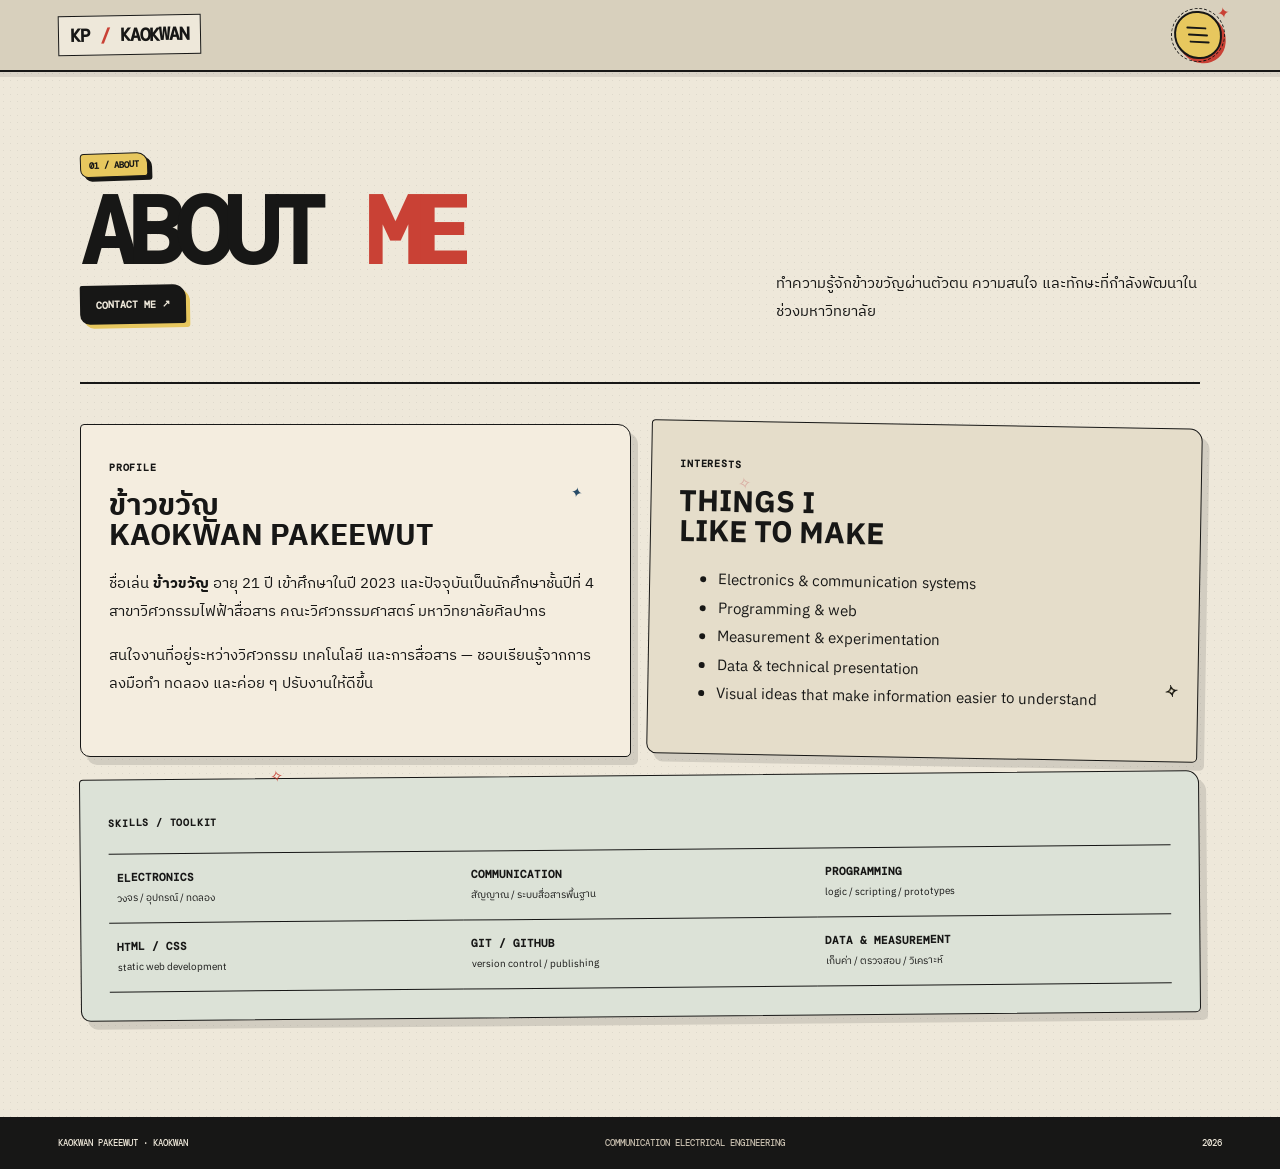
<file: about.html>
<!doctype html><html lang="th"><head><meta charset="utf-8"><meta name="viewport" content="width=device-width,initial-scale=1"><title>About · KAOKWAN PAKEEWUT</title><link rel="stylesheet" href="style.css"><link rel="stylesheet" href="art.css"></head><body><header class="site-header"><a class="brand" href="index.html">KP <i>/</i> KAOKWAN</a><button class="menu" aria-label="Open menu" aria-expanded="false"><span></span><span></span><span></span></button><nav class="nav"><a href="index.html">HOME</a><a href="about.html">ABOUT</a><a href="experience.html">EXPERIENCE</a><a href="projects.html">PROJECTS</a><a href="contact.html">CONTACT</a></nav></header><main><section class="container inner"><div class="intro"><div><span class="note">01 / ABOUT</span><h1>ABOUT <em>ME</em></h1><a class="btn" href="contact.html">CONTACT ME ↗</a></div><p>ทำความรู้จักข้าวขวัญผ่านตัวตน ความสนใจ และทักษะที่กำลังพัฒนาในช่วงมหาวิทยาลัย</p></div><div class="about-grid"><article class="card paper"><span class="kicker">PROFILE</span><h2>ข้าวขวัญ<br>KAOKWAN PAKEEWUT</h2><p>ชื่อเล่น <b>ข้าวขวัญ</b> อายุ 21 ปี เข้าศึกษาในปี 2023 และปัจจุบันเป็นนักศึกษาชั้นปีที่ 4 สาขาวิศวกรรมไฟฟ้าสื่อสาร คณะวิศวกรรมศาสตร์ มหาวิทยาลัยศิลปากร</p><p>สนใจงานที่อยู่ระหว่างวิศวกรรม เทคโนโลยี และการสื่อสาร — ชอบเรียนรู้จากการลงมือทำ ทดลอง และค่อย ๆ ปรับงานให้ดีขึ้น</p></article><article class="card paper"><span class="kicker">INTERESTS</span><h2>THINGS I<br>LIKE TO MAKE</h2><ul><li>Electronics & communication systems</li><li>Programming & web</li><li>Measurement & experimentation</li><li>Data & technical presentation</li><li>Visual ideas that make information easier to understand</li></ul></article><article class="card wide paper"><span class="kicker">SKILLS / TOOLKIT</span><div class="skill-grid"><div class="skill">ELECTRONICS<small>วงจร / อุปกรณ์ / ทดลอง</small></div><div class="skill">COMMUNICATION<small>สัญญาณ / ระบบสื่อสารพื้นฐาน</small></div><div class="skill">PROGRAMMING<small>logic / scripting / prototypes</small></div><div class="skill">HTML / CSS<small>static web development</small></div><div class="skill">GIT / GITHUB<small>version control / publishing</small></div><div class="skill">DATA & MEASUREMENT<small>เก็บค่า / ตรวจสอบ / วิเคราะห์</small></div></div></article></div></section></main><footer><span>KAOKWAN PAKEEWUT · KAOKWAN</span><span>COMMUNICATION ELECTRICAL ENGINEERING</span><span>2026</span></footer><script src="script.js"></script></body></html>
</file>
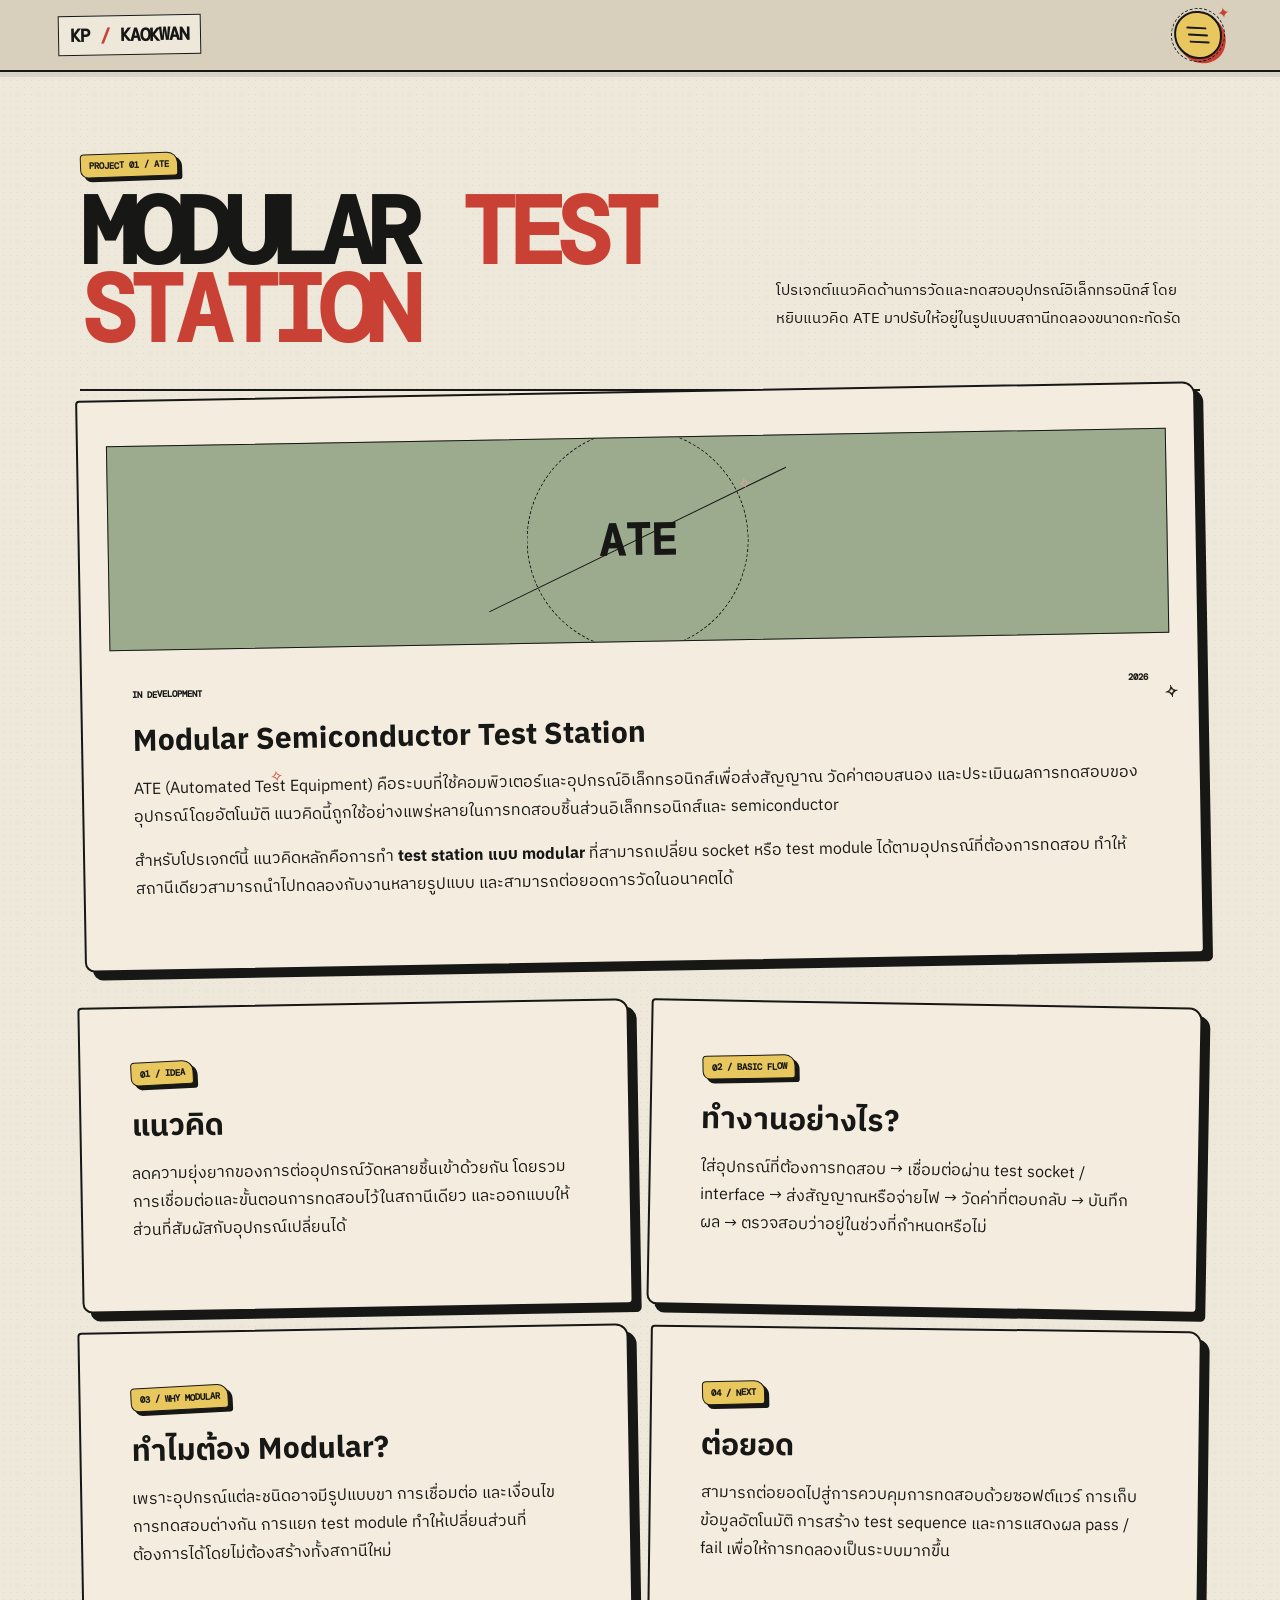
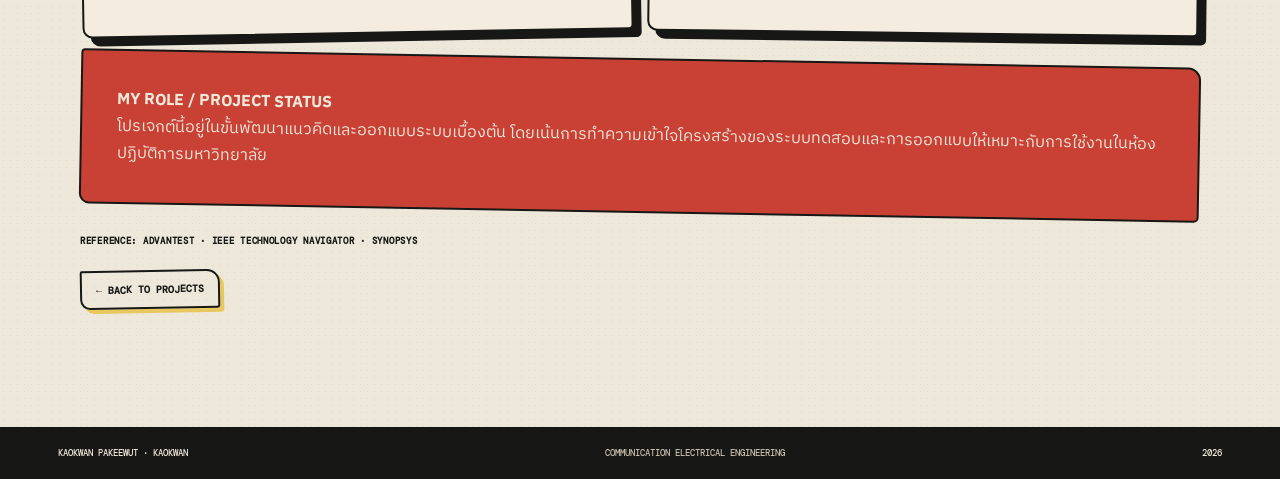
<file: ate.html>
<!doctype html><html lang="th"><head><meta charset="utf-8"><meta name="viewport" content="width=device-width,initial-scale=1"><title>ATE Project · KAOKWAN PAKEEWUT</title><link rel="stylesheet" href="style.css"><link rel="stylesheet" href="art.css"></head><body><header class="site-header"><a class="brand" href="index.html">KP <i>/</i> KAOKWAN</a><button class="menu" aria-label="Open menu" aria-expanded="false"><span></span><span></span><span></span></button><nav class="nav"><a href="index.html">HOME</a><a href="about.html">ABOUT</a><a href="experience.html">EXPERIENCE</a><a href="projects.html">PROJECTS</a><a href="contact.html">CONTACT</a></nav></header><main><section class="container inner"><div class="intro"><div><span class="note">PROJECT 01 / ATE</span><h1>MODULAR <em>TEST STATION</em></h1></div><p>โปรเจกต์แนวคิดด้านการวัดและทดสอบอุปกรณ์อิเล็กทรอนิกส์ โดยหยิบแนวคิด ATE มาปรับให้อยู่ในรูปแบบสถานีทดลองขนาดกะทัดรัด</p></div><div class="paper-card" style="margin-bottom:24px"><div class="project-art ate" style="min-height:170px"><span>ATE</span></div><div style="padding:22px"><div class="project-top"><span>IN DEVELOPMENT</span><span>2026</span></div><h2>Modular Semiconductor Test Station</h2><p>ATE (Automated Test Equipment) คือระบบที่ใช้คอมพิวเตอร์และอุปกรณ์อิเล็กทรอนิกส์เพื่อส่งสัญญาณ วัดค่าตอบสนอง และประเมินผลการทดสอบของอุปกรณ์โดยอัตโนมัติ แนวคิดนี้ถูกใช้อย่างแพร่หลายในการทดสอบชิ้นส่วนอิเล็กทรอนิกส์และ semiconductor</p><p>สำหรับโปรเจกต์นี้ แนวคิดหลักคือการทำ <strong>test station แบบ modular</strong> ที่สามารถเปลี่ยน socket หรือ test module ได้ตามอุปกรณ์ที่ต้องการทดสอบ ทำให้สถานีเดียวสามารถนำไปทดลองกับงานหลายรูปแบบ และสามารถต่อยอดการวัดในอนาคตได้</p></div></div><div class="project-grid"><article class="paper-card"><div style="padding:22px"><span class="note">01 / IDEA</span><h2>แนวคิด</h2><p>ลดความยุ่งยากของการต่ออุปกรณ์วัดหลายชิ้นเข้าด้วยกัน โดยรวมการเชื่อมต่อและขั้นตอนการทดสอบไว้ในสถานีเดียว และออกแบบให้ส่วนที่สัมผัสกับอุปกรณ์เปลี่ยนได้</p></div></article><article class="paper-card"><div style="padding:22px"><span class="note">02 / BASIC FLOW</span><h2>ทำงานอย่างไร?</h2><p>ใส่อุปกรณ์ที่ต้องการทดสอบ → เชื่อมต่อผ่าน test socket / interface → ส่งสัญญาณหรือจ่ายไฟ → วัดค่าที่ตอบกลับ → บันทึกผล → ตรวจสอบว่าอยู่ในช่วงที่กำหนดหรือไม่</p></div></article><article class="paper-card"><div style="padding:22px"><span class="note">03 / WHY MODULAR</span><h2>ทำไมต้อง Modular?</h2><p>เพราะอุปกรณ์แต่ละชนิดอาจมีรูปแบบขา การเชื่อมต่อ และเงื่อนไขการทดสอบต่างกัน การแยก test module ทำให้เปลี่ยนส่วนที่ต้องการได้โดยไม่ต้องสร้างทั้งสถานีใหม่</p></div></article><article class="paper-card"><div style="padding:22px"><span class="note">04 / NEXT</span><h2>ต่อยอด</h2><p>สามารถต่อยอดไปสู่การควบคุมการทดสอบด้วยซอฟต์แวร์ การเก็บข้อมูลอัตโนมัติ การสร้าง test sequence และการแสดงผล pass / fail เพื่อให้การทดลองเป็นระบบมากขึ้น</p></div></article></div><div class="contact-note" style="margin-top:24px"><strong>MY ROLE / PROJECT STATUS</strong><br>โปรเจกต์นี้อยู่ในขั้นพัฒนาแนวคิดและออกแบบระบบเบื้องต้น โดยเน้นการทำความเข้าใจโครงสร้างของระบบทดสอบและการออกแบบให้เหมาะกับการใช้งานในห้องปฏิบัติการมหาวิทยาลัย</div><p style="font:700 9px var(--mono);letter-spacing:.08em;margin-top:22px">REFERENCE: ADVANTEST · IEEE TECHNOLOGY NAVIGATOR · SYNOPSYS</p><a class="btn alt" href="projects.html">← BACK TO PROJECTS</a></section></main><footer><span>KAOKWAN PAKEEWUT · KAOKWAN</span><span>COMMUNICATION ELECTRICAL ENGINEERING</span><span>2026</span></footer><script src="script.js"></script></body></html>
</file>
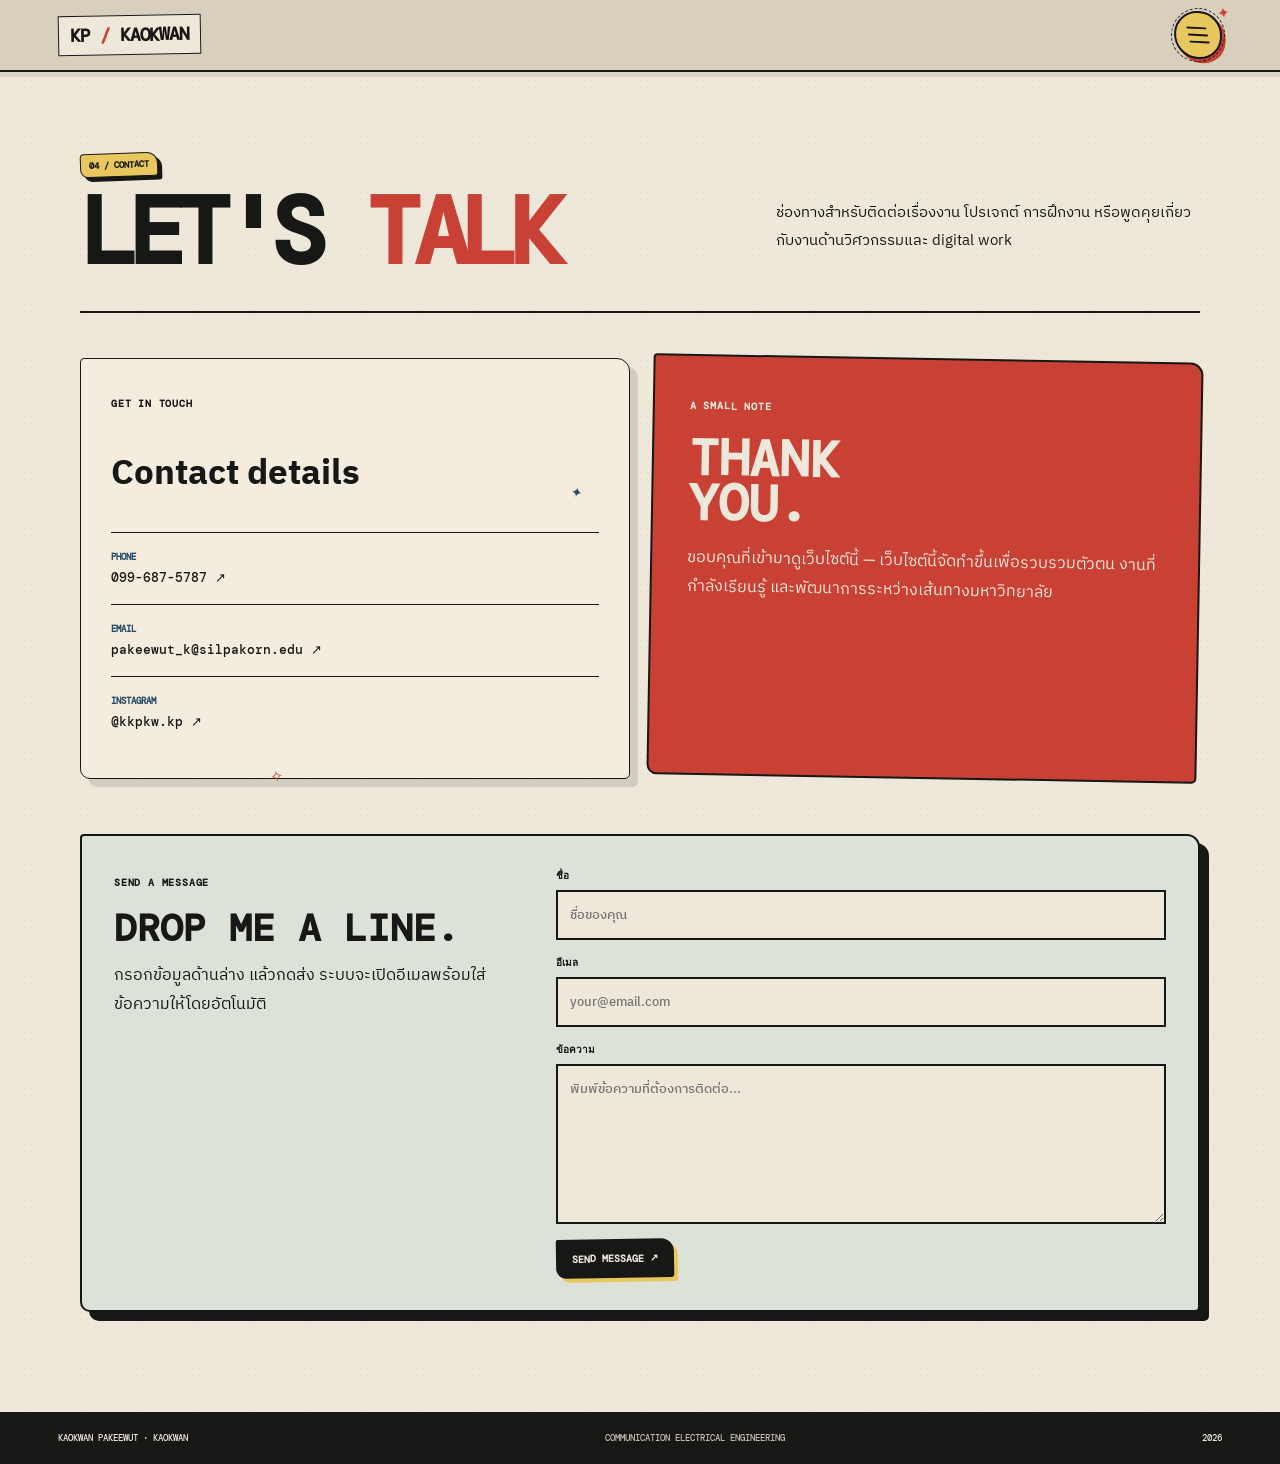
<file: contact.html>
<!doctype html><html lang="th"><head><meta charset="utf-8"><meta name="viewport" content="width=device-width,initial-scale=1"><title>Contact · KAOKWAN PAKEEWUT</title><link rel="stylesheet" href="style.css"><link rel="stylesheet" href="art.css"></head><body><header class="site-header"><a class="brand" href="index.html">KP <i>/</i> KAOKWAN</a><button class="menu" aria-label="Open menu" aria-expanded="false"><span></span><span></span><span></span></button><nav class="nav"><a href="index.html">HOME</a><a href="about.html">ABOUT</a><a href="experience.html">EXPERIENCE</a><a href="projects.html">PROJECTS</a><a href="contact.html">CONTACT</a></nav></header><main><section class="container inner"><div class="intro"><div><span class="note">04 / CONTACT</span><h1>LET'S <em>TALK</em></h1></div><p>ช่องทางสำหรับติดต่อเรื่องงาน โปรเจกต์ การฝึกงาน หรือพูดคุยเกี่ยวกับงานด้านวิศวกรรมและ digital work</p></div><div class="contact-grid"><article class="contact-card paper"><span class="kicker">GET IN TOUCH</span><h2>Contact details</h2><a class="contact-link" href="tel:0996875787"><small>PHONE</small>099-687-5787 ↗</a><a class="contact-link" href="mailto:pakeewut_k@silpakorn.edu"><small>EMAIL</small>pakeewut_k@silpakorn.edu ↗</a><a class="contact-link" href="https://www.instagram.com/kkpkw.kp/" target="_blank" rel="noopener"><small>INSTAGRAM</small>@kkpkw.kp ↗</a></article><aside class="contact-note"><span class="kicker">A SMALL NOTE</span><h2>THANK<br>YOU.</h2><p>ขอบคุณที่เข้ามาดูเว็บไซต์นี้ — เว็บไซต์นี้จัดทำขึ้นเพื่อรวบรวมตัวตน งานที่กำลังเรียนรู้ และพัฒนาการระหว่างเส้นทางมหาวิทยาลัย</p></aside></div><section class="message-box"><div><span class="kicker">SEND A MESSAGE</span><h2>DROP ME A LINE.</h2><p>กรอกข้อมูลด้านล่าง แล้วกดส่ง ระบบจะเปิดอีเมลพร้อมใส่ข้อความให้โดยอัตโนมัติ</p></div><form id="contactForm"><label>ชื่อ<input name="name" type="text" placeholder="ชื่อของคุณ" required></label><label>อีเมล<input name="email" type="email" placeholder="your@email.com" required></label><label>ข้อความ<textarea name="message" rows="6" placeholder="พิมพ์ข้อความที่ต้องการติดต่อ..." required></textarea></label><button class="btn" type="submit">SEND MESSAGE ↗</button></form></section></section></main><footer><span>KAOKWAN PAKEEWUT · KAOKWAN</span><span>COMMUNICATION ELECTRICAL ENGINEERING</span><span>2026</span></footer><script src="script.js"></script></body></html>
</file>
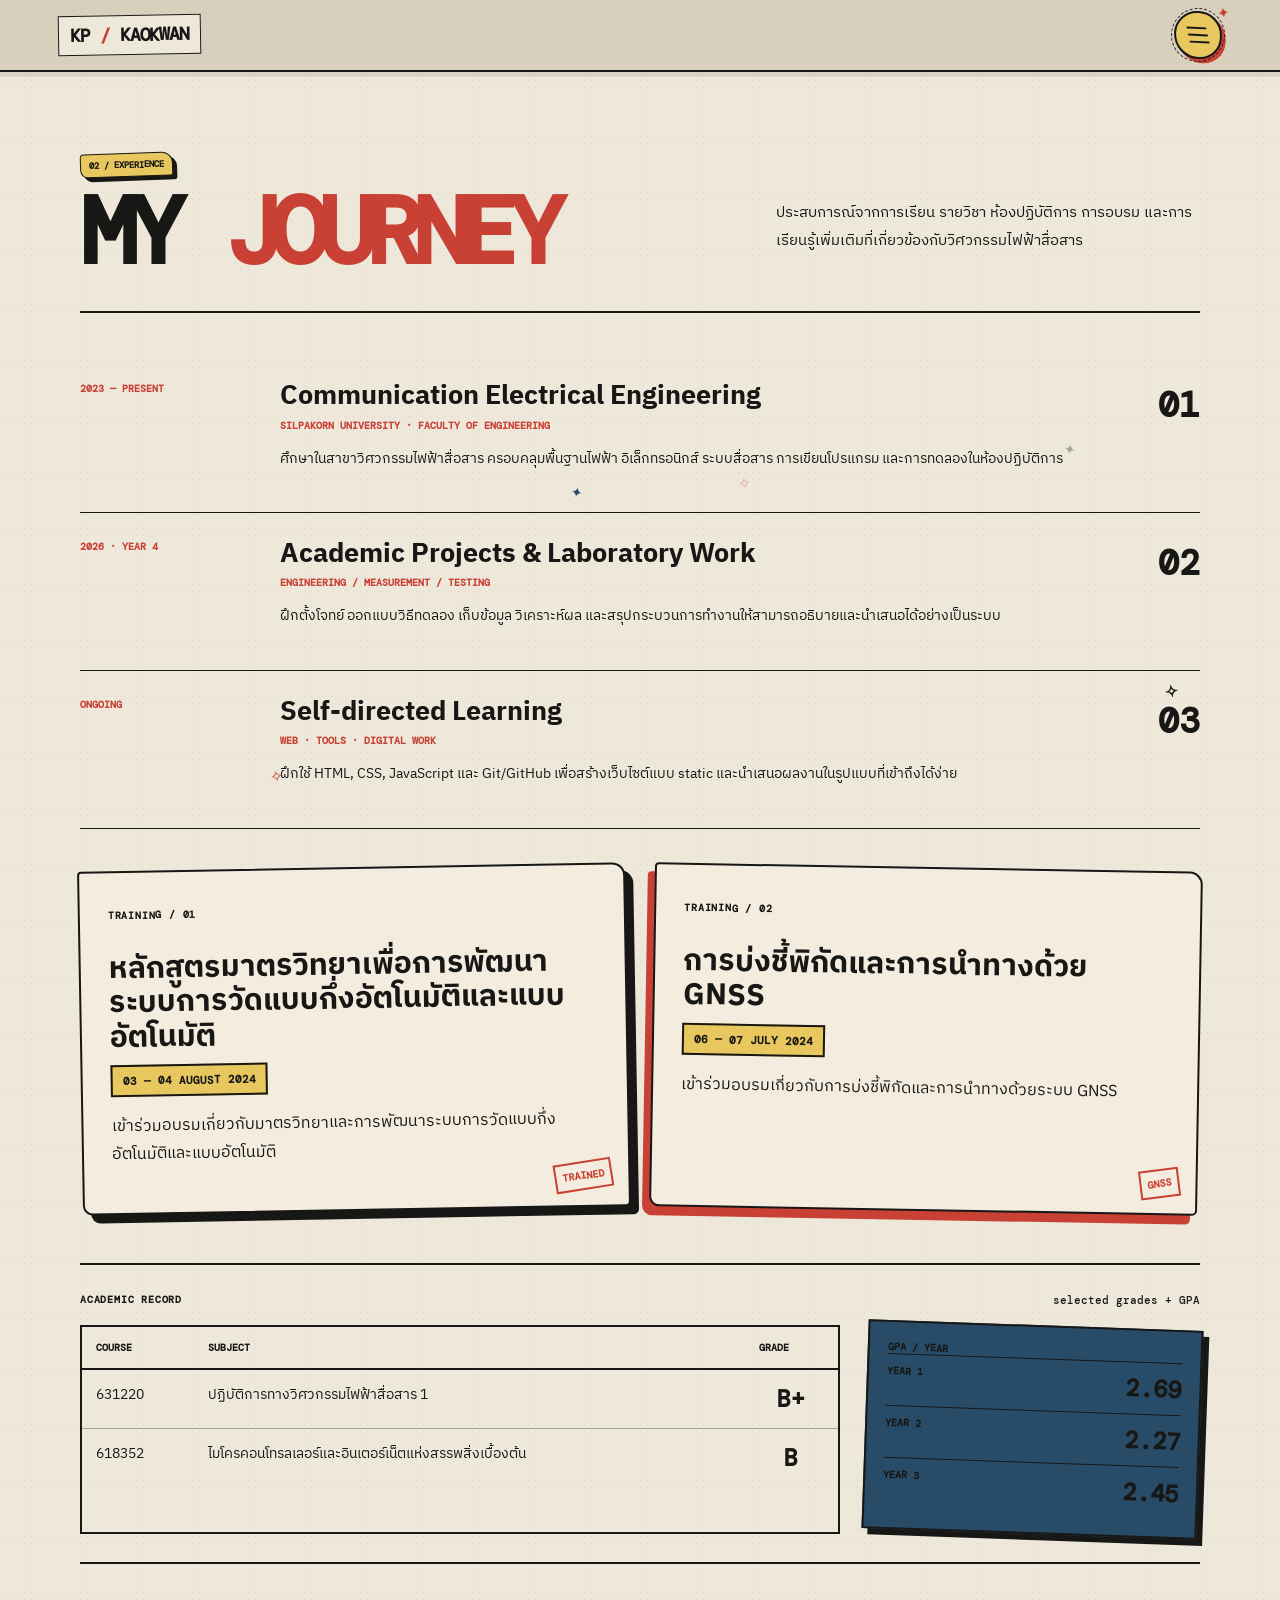
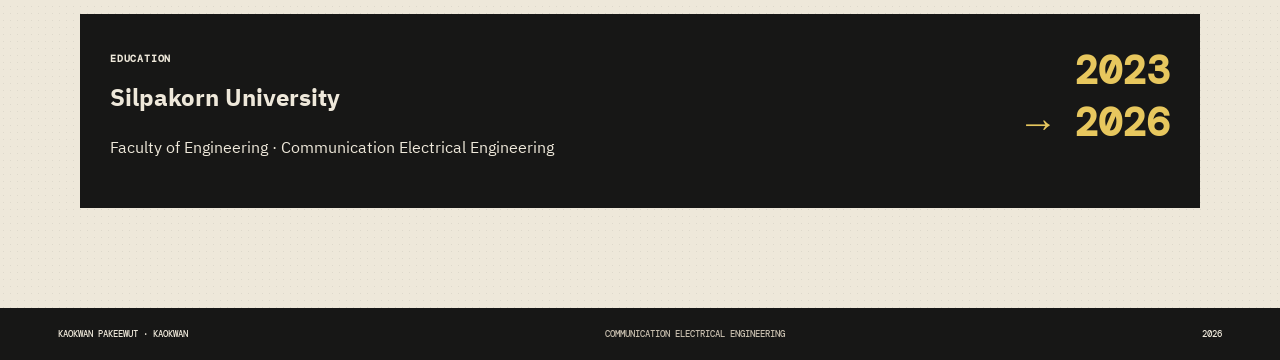
<file: experience.html>
<!doctype html><html lang="th"><head><meta charset="utf-8"><meta name="viewport" content="width=device-width,initial-scale=1"><title>Experience · KAOKWAN PAKEEWUT</title><link rel="stylesheet" href="style.css"><link rel="stylesheet" href="art.css"></head><body><header class="site-header"><a class="brand" href="index.html">KP <i>/</i> KAOKWAN</a><button class="menu" aria-label="Open menu" aria-expanded="false"><span></span><span></span><span></span></button><nav class="nav"><a href="index.html">HOME</a><a href="about.html">ABOUT</a><a href="experience.html">EXPERIENCE</a><a href="projects.html">PROJECTS</a><a href="contact.html">CONTACT</a></nav></header><main><section class="container inner"><div class="intro"><div><span class="note">02 / EXPERIENCE</span><h1>MY <em>JOURNEY</em></h1></div><p>ประสบการณ์จากการเรียน รายวิชา ห้องปฏิบัติการ การอบรม และการเรียนรู้เพิ่มเติมที่เกี่ยวข้องกับวิศวกรรมไฟฟ้าสื่อสาร</p></div><div class="timeline"><div class="timeline-row"><div class="year">2023 — PRESENT</div><div><h2>Communication Electrical Engineering</h2><div class="sub">SILPAKORN UNIVERSITY · FACULTY OF ENGINEERING</div><p>ศึกษาในสาขาวิศวกรรมไฟฟ้าสื่อสาร ครอบคลุมพื้นฐานไฟฟ้า อิเล็กทรอนิกส์ ระบบสื่อสาร การเขียนโปรแกรม และการทดลองในห้องปฏิบัติการ</p></div><div class="marker">01</div></div><div class="timeline-row"><div class="year">2026 · YEAR 4</div><div><h2>Academic Projects & Laboratory Work</h2><div class="sub">ENGINEERING / MEASUREMENT / TESTING</div><p>ฝึกตั้งโจทย์ ออกแบบวิธีทดลอง เก็บข้อมูล วิเคราะห์ผล และสรุปกระบวนการทำงานให้สามารถอธิบายและนำเสนอได้อย่างเป็นระบบ</p></div><div class="marker">02</div></div><div class="timeline-row"><div class="year">ONGOING</div><div><h2>Self-directed Learning</h2><div class="sub">WEB · TOOLS · DIGITAL WORK</div><p>ฝึกใช้ HTML, CSS, JavaScript และ Git/GitHub เพื่อสร้างเว็บไซต์แบบ static และนำเสนอผลงานในรูปแบบที่เข้าถึงได้ง่าย</p></div><div class="marker">03</div></div></div><section class="experience-grid"><div class="paper-card"><span class="kicker">TRAINING / 01</span><h2>หลักสูตรมาตรวิทยาเพื่อการพัฒนาระบบการวัดแบบกึ่งอัตโนมัติและแบบอัตโนมัติ</h2><div class="date-line">03 — 04 AUGUST 2024</div><p>เข้าร่วมอบรมเกี่ยวกับมาตรวิทยาและการพัฒนาระบบการวัดแบบกึ่งอัตโนมัติและแบบอัตโนมัติ</p><div class="stamp-small">TRAINED</div></div><div class="paper-card alt-card"><span class="kicker">TRAINING / 02</span><h2>การบ่งชี้พิกัดและการนำทางด้วย GNSS</h2><div class="date-line">06 — 07 JULY 2024</div><p>เข้าร่วมอบรมเกี่ยวกับการบ่งชี้พิกัดและการนำทางด้วยระบบ GNSS</p><div class="stamp-small">GNSS</div></div></section><section class="grades-section"><div class="section-label"><span class="kicker">ACADEMIC RECORD</span><span>selected grades + GPA</span></div><div class="grades-layout"><div class="grades-table"><div class="grade-head"><span>COURSE</span><span>SUBJECT</span><span>GRADE</span></div><div class="grade-row"><span>631220</span><span>ปฏิบัติการทางวิศวกรรมไฟฟ้าสื่อสาร 1</span><strong>B+</strong></div><div class="grade-row"><span>618352</span><span>ไมโครคอนโทรลเลอร์และอินเตอร์เน็ตแห่งสรรพสิ่งเบื้องต้น</span><strong>B</strong></div></div><div class="gpa-note"><div class="gpa-title">GPA / YEAR</div><div class="gpa-item"><span>YEAR 1</span><strong>2.69</strong></div><div class="gpa-item"><span>YEAR 2</span><strong>2.27</strong></div><div class="gpa-item"><span>YEAR 3</span><strong>2.45</strong></div></div></div></section><div class="edu"><div><span class="kicker">EDUCATION</span><h2>Silpakorn University</h2><p>Faculty of Engineering · Communication Electrical Engineering</p></div><div class="years">2023<br>→ 2026</div></div></section></main><footer><span>KAOKWAN PAKEEWUT · KAOKWAN</span><span>COMMUNICATION ELECTRICAL ENGINEERING</span><span>2026</span></footer><script src="script.js"></script></body></html>
</file>
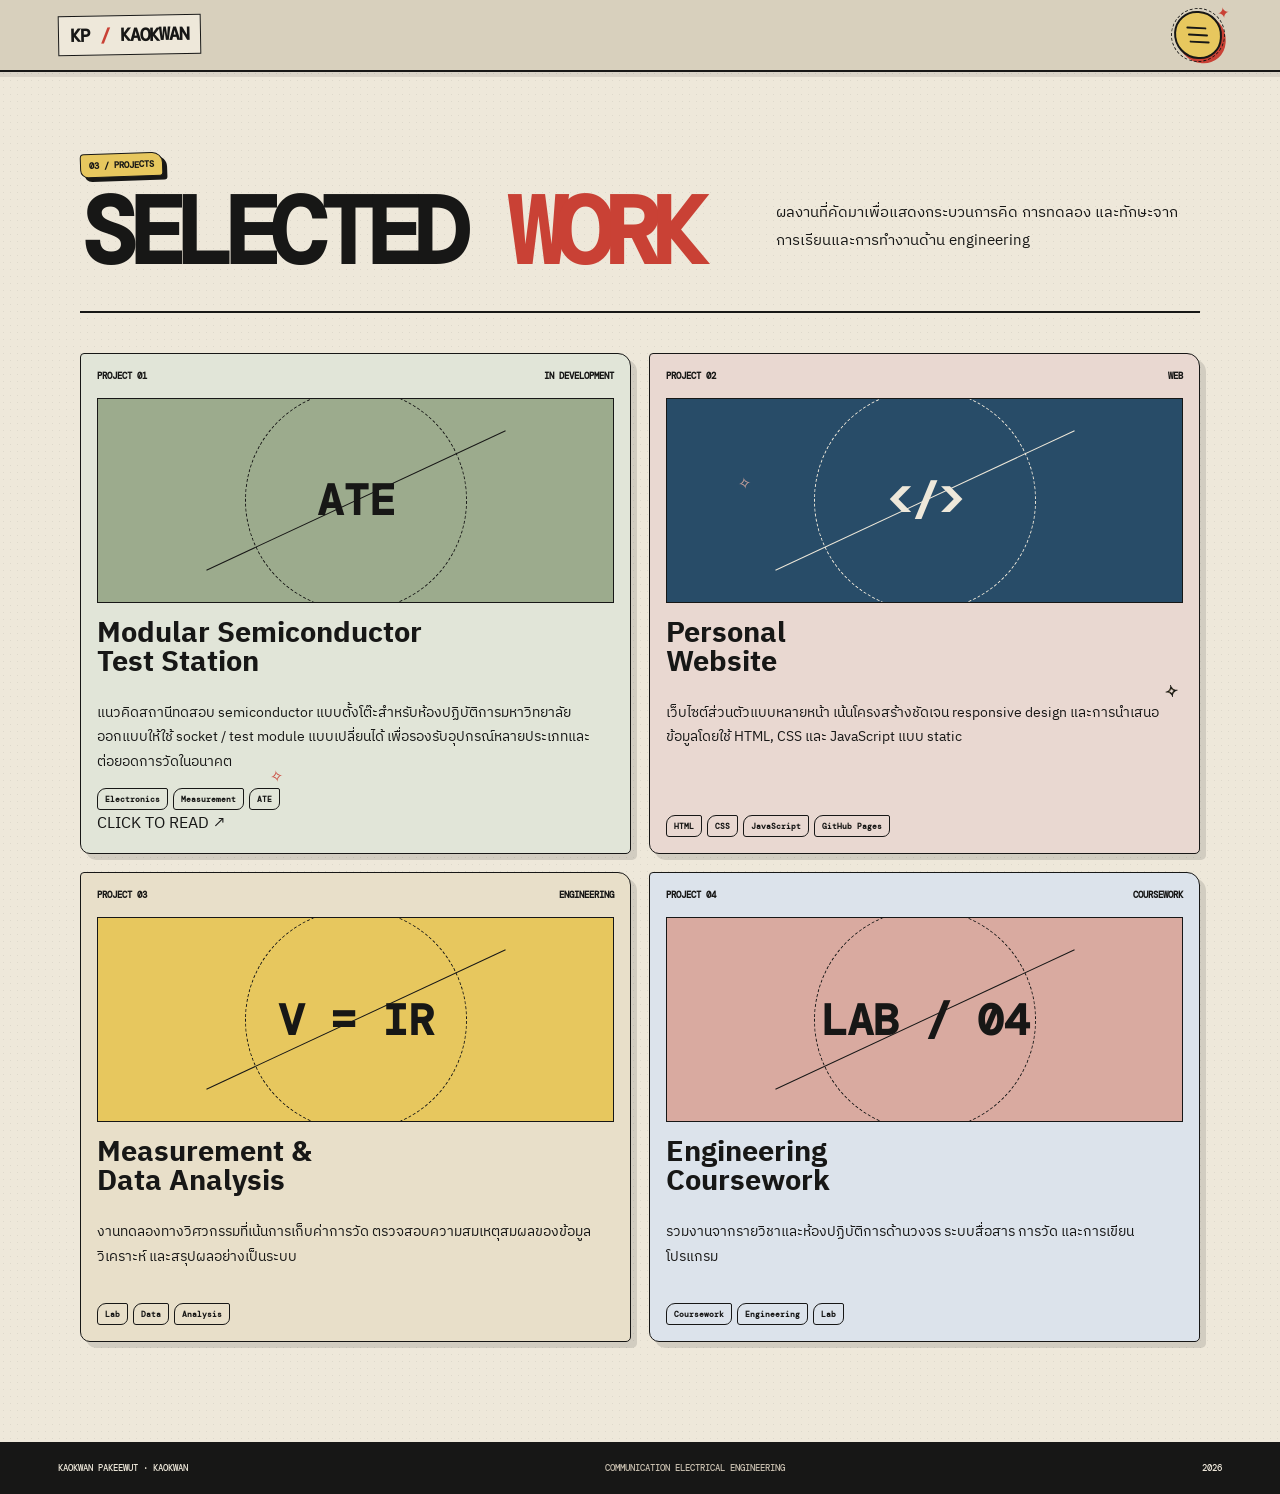
<file: projects.html>
<!doctype html><html lang="th"><head><meta charset="utf-8"><meta name="viewport" content="width=device-width,initial-scale=1"><title>Projects · KAOKWAN PAKEEWUT</title><link rel="stylesheet" href="style.css"><link rel="stylesheet" href="art.css"></head><body><header class="site-header"><a class="brand" href="index.html">KP <i>/</i> KAOKWAN</a><button class="menu" aria-label="Open menu" aria-expanded="false"><span></span><span></span><span></span></button><nav class="nav"><a href="index.html">HOME</a><a href="about.html">ABOUT</a><a href="experience.html">EXPERIENCE</a><a href="projects.html">PROJECTS</a><a href="contact.html">CONTACT</a></nav></header><main><section class="container inner"><div class="intro"><div><span class="note">03 / PROJECTS</span><h1>SELECTED <em>WORK</em></h1></div><p>ผลงานที่คัดมาเพื่อแสดงกระบวนการคิด การทดลอง และทักษะจากการเรียนและการทำงานด้าน engineering</p></div><div class="project-grid"><a class="project" href="ate.html" style="text-decoration:none;color:inherit"><div class="project-top"><span>PROJECT 01</span><span>IN DEVELOPMENT</span></div><div class="project-art ate"><span>ATE</span></div><h2>Modular Semiconductor<br>Test Station</h2><p>แนวคิดสถานีทดสอบ semiconductor แบบตั้งโต๊ะสำหรับห้องปฏิบัติการมหาวิทยาลัย ออกแบบให้ใช้ socket / test module แบบเปลี่ยนได้ เพื่อรองรับอุปกรณ์หลายประเภทและต่อยอดการวัดในอนาคต</p><div class="tags"><span>Electronics</span><span>Measurement</span><span>ATE</span></div><div class="project-more">CLICK TO READ ↗</div></a><article class="project"><div class="project-top"><span>PROJECT 02</span><span>WEB</span></div><div class="project-art web"><span>&lt;/&gt;</span></div><h2>Personal<br>Website</h2><p>เว็บไซต์ส่วนตัวแบบหลายหน้า เน้นโครงสร้างชัดเจน responsive design และการนำเสนอข้อมูลโดยใช้ HTML, CSS และ JavaScript แบบ static</p><div class="tags"><span>HTML</span><span>CSS</span><span>JavaScript</span><span>GitHub Pages</span></div></article><article class="project"><div class="project-top"><span>PROJECT 03</span><span>ENGINEERING</span></div><div class="project-art data"><span>V = IR</span></div><h2>Measurement &<br>Data Analysis</h2><p>งานทดลองทางวิศวกรรมที่เน้นการเก็บค่าการวัด ตรวจสอบความสมเหตุสมผลของข้อมูล วิเคราะห์ และสรุปผลอย่างเป็นระบบ</p><div class="tags"><span>Lab</span><span>Data</span><span>Analysis</span></div></article><article class="project"><div class="project-top"><span>PROJECT 04</span><span>COURSEWORK</span></div><div class="project-art lab"><span>LAB / 04</span></div><h2>Engineering<br>Coursework</h2><p>รวมงานจากรายวิชาและห้องปฏิบัติการด้านวงจร ระบบสื่อสาร การวัด และการเขียนโปรแกรม</p><div class="tags"><span>Coursework</span><span>Engineering</span><span>Lab</span></div></article></div></section></main><footer><span>KAOKWAN PAKEEWUT · KAOKWAN</span><span>COMMUNICATION ELECTRICAL ENGINEERING</span><span>2026</span></footer><script src="script.js"></script></body></html>
</file>
<file: style.css>
@import url('https://fonts.googleapis.com/css2?family=DM+Mono:wght@400;500;700&family=Space+Grotesk:wght@400;600;700&family=IBM+Plex+Sans+Thai:wght@400;500;600;700&display=swap');:root{--paper:#eee8da;--ink:#171716;--red:#c94135;--blue:#284c68;--yellow:#e7c75e;--green:#9cab8d;--pink:#d9aaa0;--mono:'DM Mono',monospace;--sans:'IBM Plex Sans Thai','Space Grotesk',sans-serif}*{box-sizing:border-box}html{scroll-behavior:smooth}body{margin:0;background:var(--paper);color:var(--ink);font-family:var(--sans);background-image:radial-gradient(#17171612 .7px,transparent .7px);background-size:7px 7px}.site-header{min-height:72px;border-bottom:2px solid var(--ink);display:flex;align-items:center;justify-content:space-between;padding:0 4.5vw;position:relative;z-index:10;background:#eee8daf2}.brand{color:var(--ink);text-decoration:none;font:700 18px var(--mono);letter-spacing:-.06em}.brand i{color:var(--red);font-style:normal}.nav{display:none;position:absolute;top:72px;right:4.5vw;background:var(--paper);padding:14px 22px 18px;flex-direction:column;gap:0;border:2px solid var(--ink);box-shadow:7px 7px 0 var(--red);min-width:190px}.nav.open{display:flex}.nav a{color:var(--ink);text-decoration:none;font:700 10px var(--mono);letter-spacing:.08em;position:relative;padding:12px 0;border-bottom:1px solid #17171633}.nav a:last-child{border-bottom:0}.nav a:hover,.nav a.active{color:var(--red)}.nav a.active:after{content:'';position:absolute;left:-8px;right:-8px;bottom:1px;height:2px;background:var(--red)}.menu{display:flex;width:48px;height:48px;background:var(--yellow);border:2px solid var(--ink);border-radius:48% 52% 46% 54%;align-items:center;justify-content:center;flex-direction:column;gap:5px;cursor:pointer;position:relative;box-shadow:4px 4px 0 var(--red);transform:rotate(3deg);transition:.25s}.menu:before{content:'✦';position:absolute;right:-9px;top:-10px;font-size:15px;color:var(--red);transform:rotate(-12deg)}.menu:after{content:'';position:absolute;inset:-5px;border:1px dashed var(--ink);border-radius:50%;pointer-events:none}.menu span{display:block;width:20px;height:2px;background:var(--ink);border-radius:99px;transition:.2s}.menu span:nth-child(1){transform:translateX(-2px)}.menu span:nth-child(3){transform:translateX(2px)}.menu:hover{transform:rotate(-4deg) scale(1.05);box-shadow:6px 6px 0 var(--blue)}.menu.is-open{transform:rotate(-4deg)}.menu.is-open span:nth-child(1){transform:translateY(7px) rotate(45deg)}.menu.is-open span:nth-child(2){opacity:0}.menu.is-open span:nth-child(3){transform:translateY(-7px) rotate(-45deg)}.nav{border-radius:18px 5px 18px 7px;box-shadow:8px 8px 0 var(--red);padding:16px 22px 19px;transform:rotate(-1deg)}.nav:before{content:'MENU / KP';display:block;color:var(--red);font:700 9px var(--mono);letter-spacing:.12em;margin-bottom:5px}.nav a{transition:.2s;padding:11px 4px}.nav a:hover{padding-left:10px;transform:rotate(-1deg)}.container{width:min(1120px,91vw);margin:auto}.home{min-height:calc(100vh - 72px);display:grid;grid-template-columns:1.1fr .9fr;gap:7vw;align-items:center;padding:65px 0;position:relative}.home:before{content:'THIS IS ME →';position:absolute;left:-30px;top:16%;font:700 9px var(--mono);letter-spacing:.08em;transform:rotate(-90deg);color:var(--blue)}.home:after{content:'✳  ✎  2026';position:absolute;right:1%;bottom:4%;font:700 10px var(--mono);color:var(--red);transform:rotate(-4deg)}.hero-copy{position:relative}.hero-copy:after{content:'student / engineer / maker';position:absolute;right:3%;bottom:-8px;font:500 9px var(--mono);letter-spacing:.08em;color:var(--blue);transform:rotate(-3deg)}.kicker{font:700 10px var(--mono);letter-spacing:.08em}.stamp{position:absolute;right:4%;top:-25px;width:78px;height:78px;border:2px solid var(--red);border-radius:50%;display:grid;place-content:center;text-align:center;font:700 8px var(--mono);line-height:1.25;color:var(--red);transform:rotate(8deg)}h1{font:700 clamp(58px,8vw,105px)/.82 var(--mono);letter-spacing:-.1em;margin:24px 0}.red{color:var(--red)}.outline{color:transparent;-webkit-text-stroke:1.5px var(--ink)}.hero-copy>p:not(.kicker){max-width:650px;font-size:16px;line-height:1.9}.btn{display:inline-block;margin:14px 7px 18px 0;padding:11px 14px;border:2px solid var(--ink);background:var(--ink);color:var(--paper);text-decoration:none;font:700 10px var(--mono);cursor:pointer;border-radius:2px 13px 3px 10px;box-shadow:4px 4px 0 var(--yellow);transition:.2s;transform:rotate(-1deg)}.btn:hover{transform:rotate(1.5deg) translate(-2px,-2px);box-shadow:7px 7px 0 var(--red)}.btn.alt{background:transparent;color:var(--ink)}.hero-meta{display:flex;flex-wrap:wrap;gap:7px;margin-top:18px}.hero-meta span{padding:7px 9px;border:1px solid var(--ink);font:700 8px var(--mono)}.photo-area{position:relative}.photo-area:before{content:'01';position:absolute;left:-28px;top:24px;font:700 28px var(--mono);color:var(--red);transform:rotate(-8deg);z-index:3}.photo-area:after{content:'LOOK / LOOK / LOOK';position:absolute;right:-32px;top:55%;font:700 8px var(--mono);letter-spacing:.08em;writing-mode:vertical-rl;transform:rotate(8deg);color:var(--ink);z-index:3}.fake-photo{height:460px;background:var(--blue);border:2px solid var(--ink);box-shadow:13px 13px 0 var(--red);position:relative;overflow:hidden;transform:rotate(1deg)}.fake-photo:before{content:'KP';position:absolute;left:12px;top:10px;border:1px solid var(--paper);color:var(--paper);padding:4px 7px;font:700 10px var(--mono);z-index:2;transform:rotate(-5deg)}.fake-photo:after{content:'';position:absolute;inset:12px;border:1px dashed #eee8daaa;pointer-events:none;z-index:2}.fake-photo img{width:100%;height:100%;object-fit:cover;display:block}.photo-caption{display:inline-block;position:absolute;bottom:-25px;left:-20px;background:var(--yellow);border:2px solid var(--ink);padding:9px 12px;font:700 11px var(--mono);transform:rotate(-3deg);border-radius:4px 12px 3px 9px}.inner{padding:78px 0 100px}.intro{display:grid;grid-template-columns:1.2fr .8fr;gap:60px;align-items:end;border-bottom:2px solid var(--ink);padding-bottom:40px}.intro h1{font-size:clamp(55px,8vw,95px);margin:16px 0 0}.intro h1 em{font-style:normal;color:var(--red)}.intro p{font-size:15px;line-height:1.9}.note{display:inline-block;padding:5px 8px;background:var(--yellow);border:1px solid var(--ink);font:700 9px var(--mono);box-shadow:4px 4px 0 var(--ink);border-radius:4px 11px 3px 8px;transform:rotate(-2deg)}.about-grid{display:grid;grid-template-columns:1fr 1fr;gap:18px;margin-top:40px}.card{padding:28px;border:1px solid var(--ink);box-shadow:7px 8px #17171620;border-radius:4px 13px 5px 10px}.paper{background:#f4eddf}.card:nth-child(2){background:#e5ddca;transform:rotate(1deg)}.card:nth-child(3){background:#dce2d7;transform:rotate(-.5deg)}.wide{grid-column:1/-1}.card h2{font-size:30px;line-height:1;margin:12px 0 18px}.card p,.card li{font-size:15px;line-height:1.9}.skill-grid{display:grid;grid-template-columns:repeat(3,1fr);border-top:1px solid var(--ink);margin-top:18px}.skill{padding:16px 8px;border-bottom:1px solid var(--ink);font:700 11px var(--mono)}.skill small{display:block;margin-top:6px;font:400 10px var(--sans)}.timeline{margin-top:42px}.timeline-row{display:grid;grid-template-columns:170px 1fr 80px;gap:30px;padding:27px 0;border-bottom:1px solid var(--ink)}.year,.sub{font:700 10px var(--mono);color:var(--red)}.timeline-row h2{font-size:27px;line-height:1.1;margin:0 0 7px}.timeline-row p{font-size:14px;line-height:1.8}.marker{font:700 35px var(--mono);text-align:right}.experience-grid{display:grid;grid-template-columns:1fr 1fr;gap:24px;margin:38px 0 52px}.paper-card{background:#f4eddf;border:2px solid var(--ink);padding:28px;box-shadow:8px 8px var(--ink);transform:rotate(-1deg);position:relative;border-radius:4px 13px 5px 10px}.alt-card{transform:rotate(1deg);box-shadow:-7px 9px var(--red)}.paper-card h2{font-size:30px;line-height:1.15}.date-line{display:inline-block;padding:7px 10px;background:var(--yellow);border:2px solid var(--ink);font:700 11px var(--mono)}.paper-card p{line-height:1.8}.stamp-small{position:absolute;right:16px;bottom:15px;color:var(--red);border:2px solid var(--red);padding:6px;font:700 10px var(--mono);transform:rotate(-8deg)}.grades-section{border-top:2px solid var(--ink);border-bottom:2px solid var(--ink);padding:28px 0;margin-bottom:50px}.section-label{display:flex;justify-content:space-between;margin-bottom:18px;font:500 11px var(--mono)}.grades-layout{display:grid;grid-template-columns:1.7fr .75fr;gap:25px}.grades-table{border:2px solid var(--ink)}.grade-head,.grade-row{display:grid;grid-template-columns:100px 1fr 65px;gap:12px;padding:14px}.grade-head{font:700 10px var(--mono);border-bottom:2px solid var(--ink)}.grade-row{font-size:14px;border-bottom:1px solid #17171655;line-height:1.5}.grade-row:last-child{border:0}.grade-row strong{font:700 23px var(--mono);text-align:center}.gpa-note{background:var(--blue);border:2px solid var(--ink);padding:18px;box-shadow:6px 6px var(--ink);transform:rotate(2deg)}.gpa-title,.gpa-item{font:700 10px var(--mono)}.gpa-item{display:flex;justify-content:space-between;border-top:1px solid var(--ink);padding:10px 0}.gpa-item strong{font-size:24px}.edu{background:var(--ink);color:var(--paper);padding:30px;display:flex;justify-content:space-between}.edu h2{margin:8px 0}.years{font:700 40px var(--mono);color:var(--yellow);text-align:right}.project-grid{display:grid;grid-template-columns:1fr 1fr;gap:18px;margin-top:40px}.project{border:1px solid var(--ink);padding:16px;background:#e1e5d8;min-height:470px;display:flex;flex-direction:column;box-shadow:6px 6px #17171620;border-radius:4px 13px 5px 10px}.project:nth-child(2){background:#e9d8d1}.project:nth-child(3){background:#e8dfc9}.project:nth-child(4){background:#dce3eb}.project-top{display:flex;justify-content:space-between;font:700 9px var(--mono)}.project-art{height:205px;margin:16px 0;border:1px solid var(--ink);display:grid;place-items:center;position:relative;overflow:hidden}.project-art:before{content:'';position:absolute;width:220px;height:220px;border:1px dashed currentColor;border-radius:50%}.project-art:after{content:'';position:absolute;width:330px;height:1px;background:currentColor;transform:rotate(-25deg)}.project-art span{font:700 44px var(--mono);z-index:1}.ate{background:var(--green)}.web{background:var(--blue);color:var(--paper)}.data{background:var(--yellow)}.lab{background:var(--pink)}.project h2{font-size:29px;line-height:1;margin:0 0 10px}.project p{font-size:14px;line-height:1.75}.tags{display:flex;flex-wrap:wrap;gap:5px;margin-top:auto}.tags span{border:1px solid var(--ink);padding:5px 7px;font:700 8px var(--mono);border-radius:9px 2px 7px 3px}.contact-grid{display:grid;grid-template-columns:1fr 1fr;gap:20px;margin-top:45px}.contact-card{padding:30px;border:1px solid var(--ink);box-shadow:8px 8px #17171620}.contact-card h2{font-size:35px}.contact-link{display:block;color:var(--ink);text-decoration:none;border-top:1px solid var(--ink);padding:18px 0;font:500 13px var(--mono)}.contact-link small{display:block;color:var(--blue);font-weight:700;font-size:9px;margin-bottom:6px}.contact-note{padding:35px;background:var(--red);color:var(--paper);border:2px solid var(--ink);transform:rotate(1deg)}.contact-note h2{font:700 50px/.9 var(--mono);margin:18px 0}.contact-note p{line-height:1.8}.message-box{margin-top:55px;display:grid;grid-template-columns:.8fr 1.2fr;gap:35px;padding:32px;background:#dce2d7;border:2px solid var(--ink);box-shadow:9px 9px var(--ink)}.message-box h2{font:700 38px/.95 var(--mono);margin:15px 0}.message-box p{line-height:1.8}.message-box form{display:grid;gap:15px}.message-box label{font:700 10px var(--mono);display:grid;gap:7px}.message-box input,.message-box textarea{width:100%;border:2px solid var(--ink);background:var(--paper);padding:12px;font:500 13px var(--sans);outline:none}.message-box input:focus,.message-box textarea:focus{box-shadow:4px 4px 0 var(--yellow)}.message-box textarea{resize:vertical}.message-box .btn{justify-self:start;margin:0}footer{background:var(--ink);color:var(--paper);padding:20px 4.5vw;display:flex;justify-content:space-between;gap:15px;font:500 9px var(--mono)}footer span:nth-child(2){color:#c6bdad}@media(max-width:820px){.home,.intro,.about-grid,.project-grid,.contact-grid,.experience-grid,.grades-layout,.message-box{grid-template-columns:1fr}.home:before{left:-20px}.home:after{right:4%}.hero-copy:after{right:0}.wide{grid-column:auto}.photo-area{max-width:430px;margin:25px auto}.skill-grid{grid-template-columns:1fr 1fr}.timeline-row{grid-template-columns:110px 1fr}.marker{display:none}}@media(max-width:520px){.home{padding-top:50px}.home:before{display:none}.home:after{font-size:8px;bottom:1%}.hero-copy h1{font-size:55px}.hero-copy:after{position:static;display:block;margin-top:5px}.stamp{right:0;top:-35px;transform:scale(.85) rotate(8deg)}.photo-area:before{left:-7px;top:12px}.photo-area:after{right:-9px;font-size:7px}.fake-photo{height:350px}.skill-grid{grid-template-columns:1fr}.timeline-row{grid-template-columns:1fr;gap:7px}.edu{flex-direction:column}.years{text-align:left}.project{min-height:420px}.grade-head,.grade-row{grid-template-columns:65px 1fr 50px;padding:11px 8px;font-size:12px}.grade-row strong{font-size:20px}footer{flex-direction:column}.nav{right:4.5vw;left:4.5vw}}
</file>
<file: art.css>
.site-header{background:#d8d0bd!important;border-bottom:2px solid var(--ink)!important;box-shadow:0 5px 0 #17171618}.site-header .brand{background:#eee8da;padding:7px 11px;border:1px solid var(--ink);transform:rotate(-1deg);display:inline-block}.menu{position:relative;width:48px;height:48px;border:2px solid var(--ink);border-radius:48% 52% 46% 54%;background:var(--yellow);box-shadow:4px 4px 0 var(--red);transform:rotate(3deg);transition:.25s;overflow:visible}.menu:before{content:'✦';position:absolute;right:-9px;top:-10px;font-size:15px;color:var(--red);transform:rotate(-12deg)}.menu:after{content:'';position:absolute;inset:-5px;border:1px dashed var(--ink);border-radius:50%;pointer-events:none}.menu span{width:20px;height:2px;background:var(--ink);border-radius:99px;transition:.25s}.menu span:nth-child(1){transform:translateX(-2px)}.menu span:nth-child(3){transform:translateX(2px)}.menu:hover{transform:rotate(-4deg) scale(1.05);box-shadow:6px 6px 0 var(--blue)}.nav{border-radius:18px 5px 18px 7px;box-shadow:8px 8px 0 var(--red);transform:rotate(-1deg);padding:16px 22px 19px}.nav:before{content:'MENU / KP';display:block;color:var(--red);font:700 9px var(--mono);letter-spacing:.12em;margin-bottom:5px}.nav a{transition:.2s;padding:11px 4px}.nav a:hover{padding-left:10px;transform:rotate(-1deg)}.btn{border-radius:2px 13px 3px 10px;box-shadow:4px 4px 0 var(--yellow);transition:.2s;transform:rotate(-1deg)}.btn:hover{transform:rotate(1.5deg) translate(-2px,-2px);box-shadow:7px 7px 0 var(--red)}.note{border-radius:4px 11px 3px 8px;transform:rotate(-2deg)}.photo-caption{border-radius:4px 12px 3px 9px}.card,.paper-card,.project,.contact-card,.contact-note,.message-box{border-radius:4px 13px 5px 10px}.menu.is-open{transform:rotate(-4deg)}
/* tiny handmade stars on every page — decorative and scroll with the document */
body{position:relative;overflow-x:hidden}body:before,body:after{position:absolute;z-index:0;pointer-events:none;font-family:var(--mono);line-height:1;display:block}.home:before,.home:after{content:none!important;display:none!important}body:before{content:'✦';left:7vw;top:18vh;font-size:14px;color:var(--red);transform:rotate(12deg);text-shadow:42vw 24vh 0 var(--blue),79vw 8vh 0 var(--green)}body:after{content:'✧';right:8vw;top:76vh;font-size:16px;color:var(--yellow);-webkit-text-stroke:.7px var(--ink);transform:rotate(-10deg);text-shadow:-30vw -31vh 0 var(--pink),-70vw -8vh 0 var(--red)}
.home{position:relative;overflow:hidden}.home:before,.home:after,.hero-copy:after,.photo-area:before,.photo-area:after{content:none!important;display:none!important}.home-star{position:absolute;z-index:1;display:block;line-height:1;pointer-events:none;font-family:var(--mono)}.hero-copy,.photo-area{position:relative;z-index:2}.star-one{left:4%;top:9%;font-size:24px;color:var(--red);transform:rotate(10deg)}.star-two{left:42%;top:7%;font-size:17px;color:var(--blue);transform:rotate(-12deg)}.star-three{right:1.5%;top:17%;font-size:28px;color:var(--yellow);-webkit-text-stroke:1px var(--ink);transform:rotate(15deg)}.star-four{left:2%;bottom:18%;font-size:16px;color:var(--green);transform:rotate(-8deg)}.star-five{left:49%;bottom:6%;font-size:22px;color:var(--pink);transform:rotate(8deg)}.star-six{right:4%;bottom:11%;font-size:17px;color:var(--red);transform:rotate(-15deg)}.star-seven{right:45%;top:39%;font-size:13px;color:var(--yellow);transform:rotate(20deg)}.shooting-star{right:12%;top:8%;font-size:20px;color:var(--red);transform:rotate(-28deg)}.shooting-star:after{content:none!important;display:none!important}.hero-meta{position:relative;z-index:3}.hero-meta span{padding:7px 9px;border:1px solid var(--ink);font:700 8px var(--mono)}.hero-meta span:nth-child(1){background:var(--yellow)}.hero-meta span:nth-child(2){background:#9fb5c6}.hero-meta span:nth-child(3){background:var(--pink)}.hero-meta span:nth-child(4){background:var(--green)}
/* project detail polish */
.project-grid .paper-card{position:relative;z-index:1}.project-grid .paper-card:nth-child(2){transform:rotate(1deg)}.project-grid .paper-card:nth-child(3){transform:rotate(-1deg)}.project-grid .paper-card:nth-child(4){transform:rotate(.7deg)}.paper-card h2{margin-bottom:9px}.paper-card p{line-height:1.75}.contact-note{position:relative;z-index:1}.contact-note:before{content:'✦';position:absolute;right:16px;top:12px;font-size:16px;color:var(--red);transform:rotate(12deg)}
@media(max-width:600px){body:before{left:4vw;top:16vh;font-size:12px;text-shadow:48vw 27vh 0 var(--blue),84vw 9vh 0 var(--green)}body:after{right:5vw;top:78vh;font-size:14px;text-shadow:-34vw -35vh 0 var(--pink),-76vw -10vh 0 var(--red)}.home{overflow:hidden}.star-one{left:2%;top:8%;font-size:19px}.star-two{left:58%;top:4%;font-size:14px}.star-three{right:2%;top:27%;font-size:22px}.star-four{left:3%;bottom:20%;font-size:13px}.star-five{left:68%;bottom:5%;font-size:17px}.star-six{right:4%;bottom:12%;font-size:13px}.star-seven{right:48%;top:46%;font-size:11px}.shooting-star{right:7%;top:7%;font-size:16px}.hero-meta{gap:6px}.hero-meta span{padding:6px 7px}.site-header{background:#d8d0bd!important}.intro{gap:18px}.intro h1{font-size:clamp(34px,11vw,52px);line-height:.94}.project-grid{grid-template-columns:1fr!important;gap:16px}.project-grid .paper-card:nth-child(n){transform:none}.paper-card>div{padding:18px!important}.project-art.ate{min-height:145px!important}.contact-note{margin-top:18px!important;padding:16px!important}.btn{max-width:100%;white-space:normal}.inner{padding-top:30px;padding-bottom:36px}}
</file>
